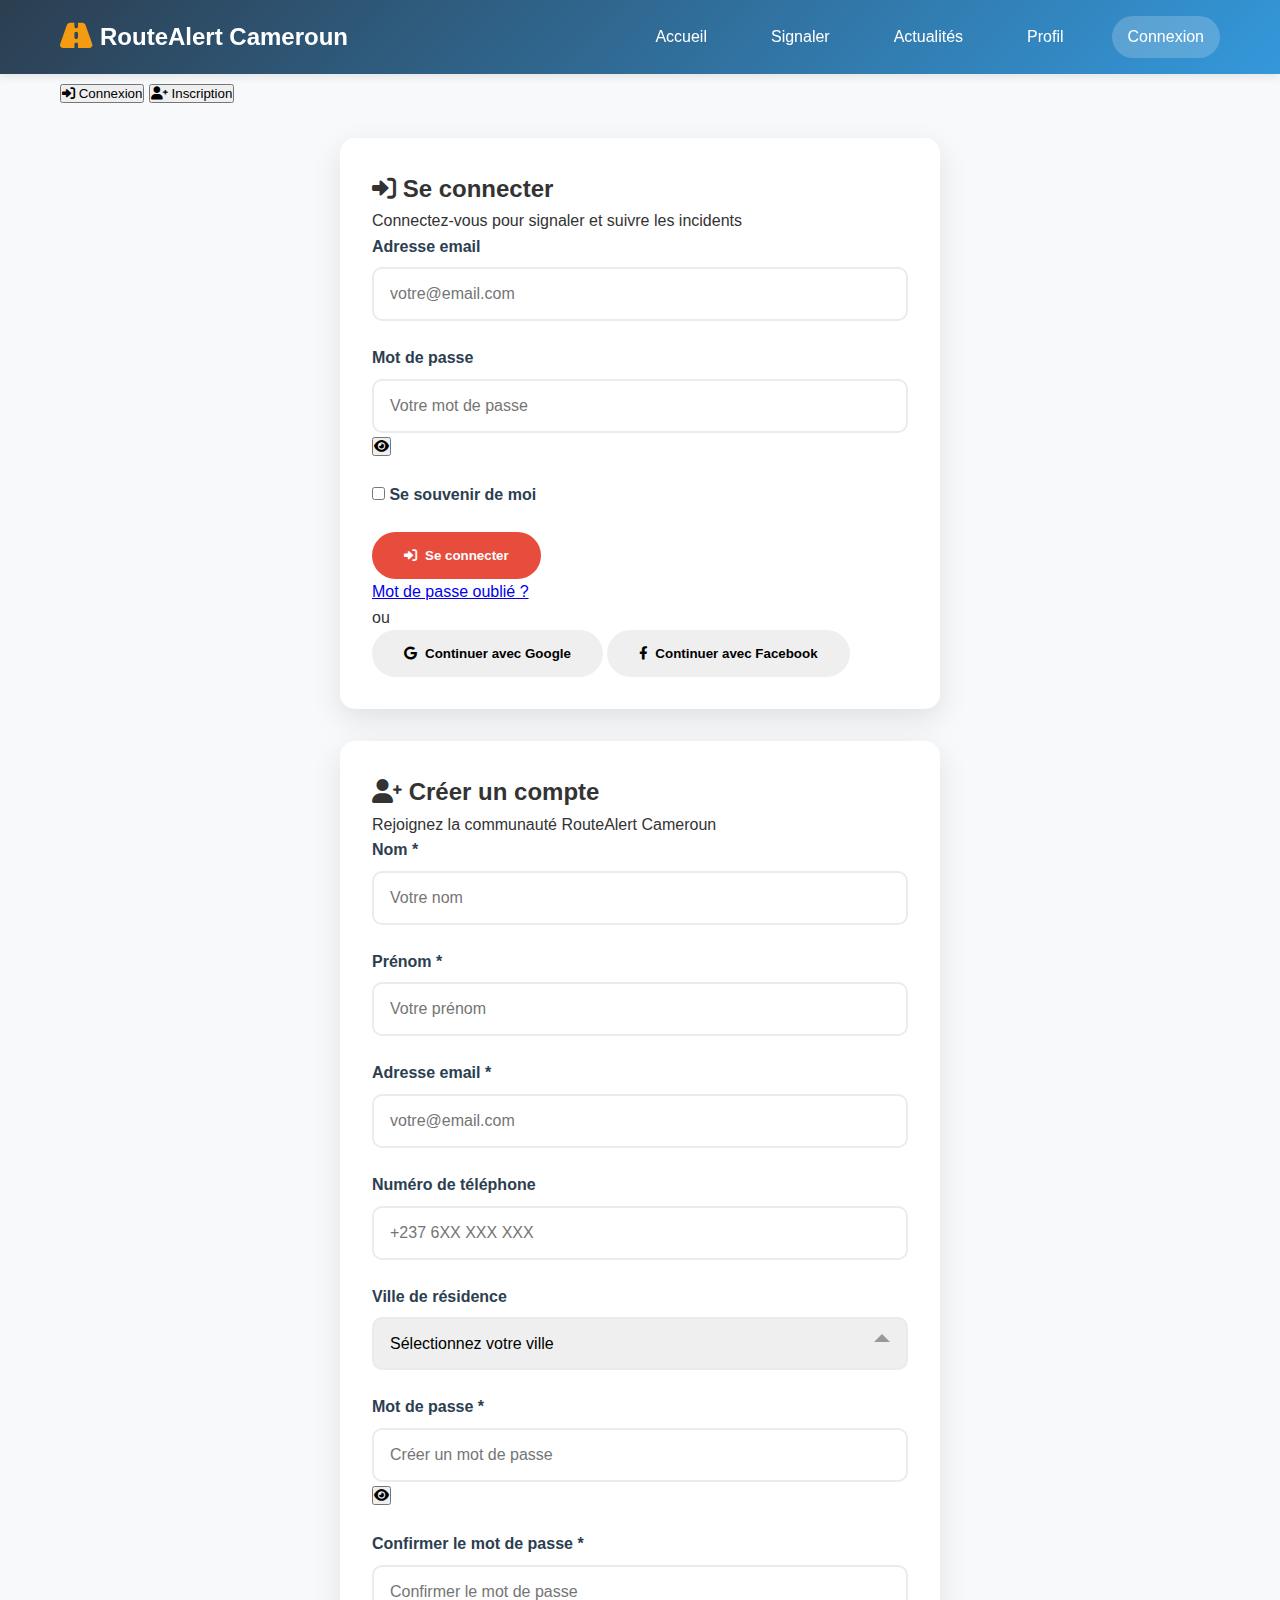
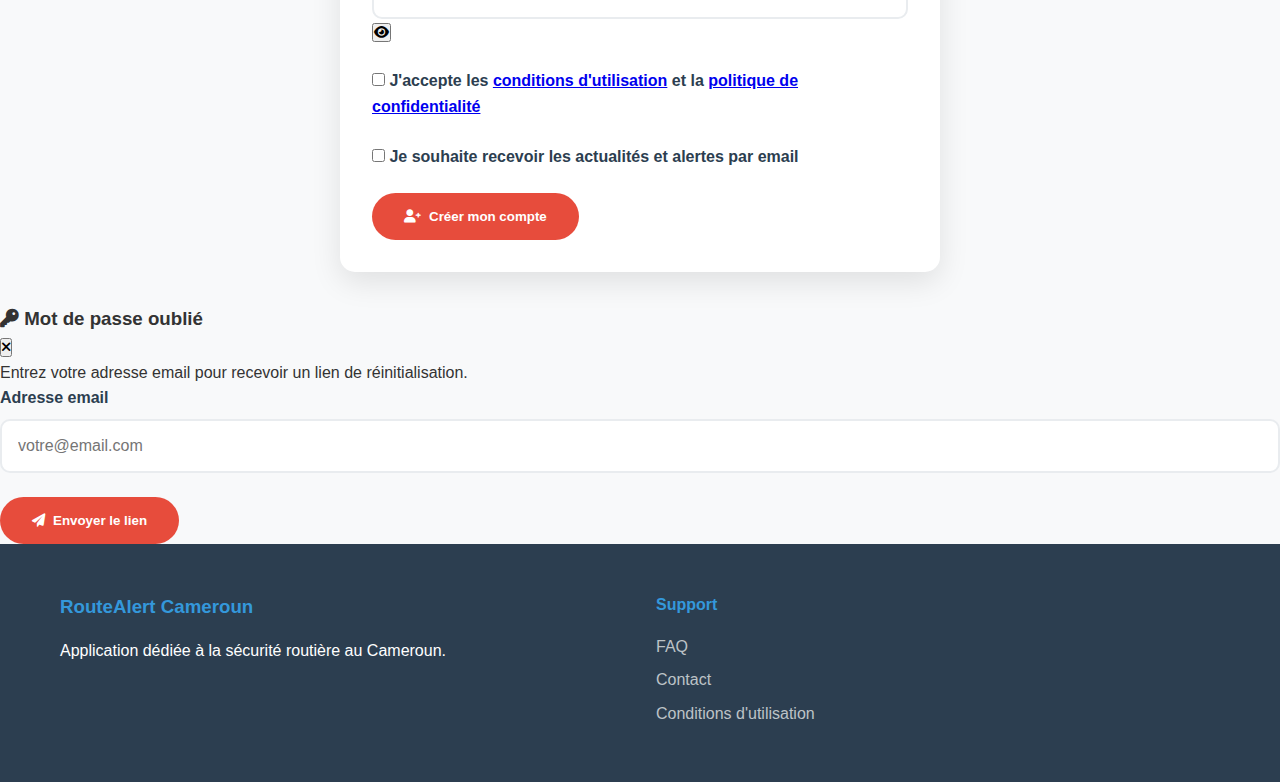
<file: connexion.html>
<!DOCTYPE html>
<html lang="fr">
<head>
    <meta charset="UTF-8">
    <meta name="viewport" content="width=device-width, initial-scale=1.0">
    <title>Connexion - RouteAlert Cameroun</title>
    <link rel="stylesheet" href="assets/css/style.css">
    <link href="https://cdnjs.cloudflare.com/ajax/libs/font-awesome/6.0.0/css/all.min.css" rel="stylesheet">
</head>
<body>
    <!-- Header -->
    <header class="header">
        <div class="container">
            <div class="logo">
                <i class="fas fa-road"></i>
                <span>RouteAlert Cameroun</span>
            </div>
            <nav class="nav">
                <a href="index.html" class="nav-link">Accueil</a>
                <a href="signalement.html" class="nav-link">Signaler</a>
                <a href="actualites.html" class="nav-link">Actualités</a>
                <a href="profil.html" class="nav-link">Profil</a>
                <a href="connexion.html" class="nav-link active">Connexion</a>
            </nav>
            <button class="menu-toggle" onclick="toggleMenu()">
                <i class="fas fa-bars"></i>
            </button>
        </div>
    </header>

    <!-- Main Content -->
    <main class="main">
        <div class="container">
            <div class="auth-container">
                <div class="auth-tabs">
                    <button class="auth-tab active" onclick="showTab('connexion')">
                        <i class="fas fa-sign-in-alt"></i> Connexion
                    </button>
                    <button class="auth-tab" onclick="showTab('inscription')">
                        <i class="fas fa-user-plus"></i> Inscription
                    </button>
                </div>

                <!-- Formulaire de connexion -->
                <div id="connexion-tab" class="auth-form active">
                    <div class="form-container">
                        <h2><i class="fas fa-sign-in-alt"></i> Se connecter</h2>
                        <p>Connectez-vous pour signaler et suivre les incidents</p>
                        
                        <form id="connexion-form">
                            <div class="form-group">
                                <label for="email_connexion">Adresse email</label>
                                <input type="email" id="email_connexion" name="email" class="form-control" 
                                       placeholder="votre@email.com" required>
                            </div>

                            <div class="form-group">
                                <label for="mot_de_passe_connexion">Mot de passe</label>
                                <div class="password-input">
                                    <input type="password" id="mot_de_passe_connexion" name="mot_de_passe" 
                                           class="form-control" placeholder="Votre mot de passe" required>
                                    <button type="button" class="password-toggle" onclick="togglePassword('mot_de_passe_connexion')">
                                        <i class="fas fa-eye"></i>
                                    </button>
                                </div>
                            </div>

                            <div class="form-group">
                                <label class="checkbox-label">
                                    <input type="checkbox" name="se_souvenir">
                                    Se souvenir de moi
                                </label>
                            </div>

                            <button type="submit" class="btn btn-primary btn-full">
                                <i class="fas fa-sign-in-alt"></i>
                                Se connecter
                            </button>
                        </form>

                        <div class="auth-links">
                            <a href="#" onclick="showForgotPassword()">Mot de passe oublié ?</a>
                        </div>

                        <div class="auth-separator">
                            <span>ou</span>
                        </div>

                        <div class="social-auth">
                            <button class="btn btn-social btn-google">
                                <i class="fab fa-google"></i>
                                Continuer avec Google
                            </button>
                            <button class="btn btn-social btn-facebook">
                                <i class="fab fa-facebook-f"></i>
                                Continuer avec Facebook
                            </button>
                        </div>
                    </div>
                </div>

                <!-- Formulaire d'inscription -->
                <div id="inscription-tab" class="auth-form">
                    <div class="form-container">
                        <h2><i class="fas fa-user-plus"></i> Créer un compte</h2>
                        <p>Rejoignez la communauté RouteAlert Cameroun</p>
                        
                        <form id="inscription-form">
                            <div class="form-row">
                                <div class="form-group">
                                    <label for="nom">Nom *</label>
                                    <input type="text" id="nom" name="nom" class="form-control" 
                                           placeholder="Votre nom" required>
                                </div>
                                <div class="form-group">
                                    <label for="prenom">Prénom *</label>
                                    <input type="text" id="prenom" name="prenom" class="form-control" 
                                           placeholder="Votre prénom" required>
                                </div>
                            </div>

                            <div class="form-group">
                                <label for="email_inscription">Adresse email *</label>
                                <input type="email" id="email_inscription" name="email" class="form-control" 
                                       placeholder="votre@email.com" required>
                            </div>

                            <div class="form-group">
                                <label for="telephone">Numéro de téléphone</label>
                                <input type="tel" id="telephone" name="telephone" class="form-control" 
                                       placeholder="+237 6XX XXX XXX">
                            </div>

                            <div class="form-group">
                                <label for="ville_residence">Ville de résidence</label>
                                <select id="ville_residence" name="ville_residence" class="form-control form-select">
                                    <option value="">Sélectionnez votre ville</option>
                                    <option value="Yaoundé">Yaoundé</option>
                                    <option value="Douala">Douala</option>
                                    <option value="Garoua">Garoua</option>
                                    <option value="Bamenda">Bamenda</option>
                                    <option value="Maroua">Maroua</option>
                                    <option value="Bafoussam">Bafoussam</option>
                                    <option value="Ngaoundéré">Ngaoundéré</option>
                                    <option value="Bertoua">Bertoua</option>
                                    <option value="Ebolowa">Ebolowa</option>
                                    <option value="Kribi">Kribi</option>
                                    <option value="Limbe">Limbe</option>
                                    <option value="Buea">Buea</option>
                                    <option value="Autre">Autre</option>
                                </select>
                            </div>

                            <div class="form-group">
                                <label for="mot_de_passe_inscription">Mot de passe *</label>
                                <div class="password-input">
                                    <input type="password" id="mot_de_passe_inscription" name="mot_de_passe" 
                                           class="form-control" placeholder="Créer un mot de passe" required>
                                    <button type="button" class="password-toggle" onclick="togglePassword('mot_de_passe_inscription')">
                                        <i class="fas fa-eye"></i>
                                    </button>
                                </div>
                                <div class="password-strength" id="password-strength"></div>
                            </div>

                            <div class="form-group">
                                <label for="confirmer_mot_de_passe">Confirmer le mot de passe *</label>
                                <div class="password-input">
                                    <input type="password" id="confirmer_mot_de_passe" name="confirmer_mot_de_passe" 
                                           class="form-control" placeholder="Confirmer le mot de passe" required>
                                    <button type="button" class="password-toggle" onclick="togglePassword('confirmer_mot_de_passe')">
                                        <i class="fas fa-eye"></i>
                                    </button>
                                </div>
                            </div>

                            <div class="form-group">
                                <label class="checkbox-label">
                                    <input type="checkbox" name="accepter_conditions" required>
                                    J'accepte les <a href="conditions.html" target="_blank">conditions d'utilisation</a> 
                                    et la <a href="confidentialite.html" target="_blank">politique de confidentialité</a>
                                </label>
                            </div>

                            <div class="form-group">
                                <label class="checkbox-label">
                                    <input type="checkbox" name="newsletter">
                                    Je souhaite recevoir les actualités et alertes par email
                                </label>
                            </div>

                            <button type="submit" class="btn btn-primary btn-full">
                                <i class="fas fa-user-plus"></i>
                                Créer mon compte
                            </button>
                        </form>
                    </div>
                </div>
            </div>
        </div>
    </main>

    <!-- Modal de mot de passe oublié -->
    <div id="forgot-password-modal" class="modal">
        <div class="modal-content">
            <div class="modal-header">
                <h3><i class="fas fa-key"></i> Mot de passe oublié</h3>
                <button class="modal-close" onclick="closeForgotPassword()">
                    <i class="fas fa-times"></i>
                </button>
            </div>
            <div class="modal-body">
                <p>Entrez votre adresse email pour recevoir un lien de réinitialisation.</p>
                <form id="forgot-password-form">
                    <div class="form-group">
                        <label for="email_reset">Adresse email</label>
                        <input type="email" id="email_reset" name="email" class="form-control" 
                               placeholder="votre@email.com" required>
                    </div>
                    <button type="submit" class="btn btn-primary">
                        <i class="fas fa-paper-plane"></i>
                        Envoyer le lien
                    </button>
                </form>
            </div>
        </div>
    </div>

    <!-- Footer -->
    <footer class="footer">
        <div class="container">
            <div class="footer-content">
                <div class="footer-section">
                    <h3>RouteAlert Cameroun</h3>
                    <p>Application dédiée à la sécurité routière au Cameroun.</p>
                </div>
                <div class="footer-section">
                    <h4>Support</h4>
                    <ul>
                        <li><a href="faq.html">FAQ</a></li>
                        <li><a href="contact.html">Contact</a></li>
                        <li><a href="conditions.html">Conditions d'utilisation</a></li>
                    </ul>
                </div>
            </div>
        </div>
    </footer>

    <script src="assets/js/main.js"></script>
    <script src="assets/js/auth.js"></script>
</body>
</html>
</file>
<file: assets/css/style.css>
/* Reset et styles de base */
* {
    margin: 0;
    padding: 0;
    box-sizing: border-box;
}

body {
    font-family: 'Segoe UI', Tahoma, Geneva, Verdana, sans-serif;
    line-height: 1.6;
    color: #333;
    background-color: #f8f9fa;
}

.container {
    max-width: 1200px;
    margin: 0 auto;
    padding: 0 20px;
}

/* Header */
.header {
    background: linear-gradient(135deg, #2c3e50, #3498db);
    color: white;
    padding: 1rem 0;
    position: fixed;
    top: 0;
    left: 0;
    right: 0;
    z-index: 1000;
    box-shadow: 0 2px 10px rgba(0,0,0,0.1);
}

.header .container {
    display: flex;
    justify-content: space-between;
    align-items: center;
}

.logo {
    display: flex;
    align-items: center;
    font-size: 1.5rem;
    font-weight: bold;
}

.logo i {
    margin-right: 0.5rem;
    font-size: 1.8rem;
    color: #f39c12;
}

.nav {
    display: flex;
    gap: 2rem;
}

.nav-link {
    color: white;
    text-decoration: none;
    padding: 0.5rem 1rem;
    border-radius: 25px;
    transition: all 0.3s ease;
}

.nav-link:hover,
.nav-link.active {
    background-color: rgba(255,255,255,0.2);
}

.menu-toggle {
    display: none;
    background: none;
    border: none;
    color: white;
    font-size: 1.5rem;
    cursor: pointer;
}

/* Main Content */
.main {
    margin-top: 80px;
}

/* Hero Section */
.hero {
    background: linear-gradient(135deg, #667eea 0%, #764ba2 100%);
    color: white;
    padding: 4rem 0;
    text-align: center;
}

.hero-content h1 {
    font-size: 3rem;
    margin-bottom: 1rem;
    font-weight: 700;
}

.hero-content p {
    font-size: 1.2rem;
    margin-bottom: 2rem;
    max-width: 600px;
    margin-left: auto;
    margin-right: auto;
}

.hero-actions {
    display: flex;
    gap: 1rem;
    justify-content: center;
    flex-wrap: wrap;
}

.btn {
    display: inline-flex;
    align-items: center;
    gap: 0.5rem;
    padding: 1rem 2rem;
    text-decoration: none;
    border-radius: 50px;
    font-weight: 600;
    transition: all 0.3s ease;
    border: none;
    cursor: pointer;
}

.btn-primary {
    background-color: #e74c3c;
    color: white;
}

.btn-primary:hover {
    background-color: #c0392b;
    transform: translateY(-2px);
}

.btn-secondary {
    background-color: transparent;
    color: white;
    border: 2px solid white;
}

.btn-secondary:hover {
    background-color: white;
    color: #667eea;
}

/* Stats Section */
.stats {
    padding: 3rem 0;
    background-color: white;
}

.stats-grid {
    display: grid;
    grid-template-columns: repeat(auto-fit, minmax(250px, 1fr));
    gap: 2rem;
}

.stat-item {
    text-align: center;
    padding: 2rem;
    border-radius: 15px;
    background: linear-gradient(135deg, #f8f9fa, #e9ecef);
    box-shadow: 0 5px 15px rgba(0,0,0,0.1);
    transition: transform 0.3s ease;
}

.stat-item:hover {
    transform: translateY(-5px);
}

.stat-item i {
    font-size: 3rem;
    color: #3498db;
    margin-bottom: 1rem;
}

.stat-number {
    display: block;
    font-size: 2.5rem;
    font-weight: bold;
    color: #2c3e50;
    margin-bottom: 0.5rem;
}

.stat-label {
    color: #7f8c8d;
    font-size: 1.1rem;
}

/* Map Section */
.map-section {
    padding: 4rem 0;
    background-color: #f8f9fa;
}

.map-section h2 {
    text-align: center;
    margin-bottom: 2rem;
    font-size: 2.5rem;
    color: #2c3e50;
}

.map-container {
    position: relative;
    background: white;
    border-radius: 15px;
    overflow: hidden;
    box-shadow: 0 10px 30px rgba(0,0,0,0.1);
}

#leaflet-map {
    height: 500px;
    width: 100%;
}

.map-legend {
    position: absolute;
    top: 20px;
    right: 20px;
    background: white;
    padding: 1rem;
    border-radius: 10px;
    box-shadow: 0 5px 15px rgba(0,0,0,0.2);
    z-index: 1000;
}

.map-legend h3 {
    margin-bottom: 1rem;
    color: #2c3e50;
}

.legend-item {
    display: flex;
    align-items: center;
    margin-bottom: 0.5rem;
}

.legend-color {
    width: 20px;
    height: 20px;
    border-radius: 50%;
    margin-right: 0.5rem;
}

.legend-color.accident {
    background-color: #e74c3c;
}

.legend-color.embouteillage {
    background-color: #f39c12;
}

.legend-color.obstacle {
    background-color: #9b59b6;
}

.legend-color.route-fermee {
    background-color: #34495e;
}

/* Features Section */
.features {
    padding: 4rem 0;
    background-color: white;
}

.features h2 {
    text-align: center;
    margin-bottom: 3rem;
    font-size: 2.5rem;
    color: #2c3e50;
}

.features-grid {
    display: grid;
    grid-template-columns: repeat(auto-fit, minmax(280px, 1fr));
    gap: 2rem;
}

.feature-card {
    text-align: center;
    padding: 2rem;
    border-radius: 15px;
    background: linear-gradient(135deg, #667eea, #764ba2);
    color: white;
    transition: transform 0.3s ease;
}

.feature-card:hover {
    transform: translateY(-10px);
}

.feature-card i {
    font-size: 3rem;
    margin-bottom: 1rem;
    color: #f39c12;
}

.feature-card h3 {
    margin-bottom: 1rem;
    font-size: 1.5rem;
}

.feature-card p {
    font-size: 1rem;
    opacity: 0.9;
}

/* Footer */
.footer {
    background-color: #2c3e50;
    color: white;
    padding: 3rem 0 1rem;
}

.footer-content {
    display: grid;
    grid-template-columns: repeat(auto-fit, minmax(250px, 1fr));
    gap: 2rem;
    margin-bottom: 2rem;
}

.footer-section h3,
.footer-section h4 {
    margin-bottom: 1rem;
    color: #3498db;
}

.footer-section ul {
    list-style: none;
}

.footer-section ul li {
    margin-bottom: 0.5rem;
}

.footer-section ul li a {
    color: #bdc3c7;
    text-decoration: none;
    transition: color 0.3s ease;
}

.footer-section ul li a:hover {
    color: white;
}

.social-links {
    display: flex;
    gap: 1rem;
    margin-top: 1rem;
}

.social-links a {
    color: #bdc3c7;
    font-size: 1.5rem;
    transition: color 0.3s ease;
}

.social-links a:hover {
    color: #3498db;
}

.footer-bottom {
    text-align: center;
    padding-top: 2rem;
    border-top: 1px solid #34495e;
    color: #bdc3c7;
}

/* Forms */
.form-container {
    max-width: 600px;
    margin: 2rem auto;
    background: white;
    padding: 2rem;
    border-radius: 15px;
    box-shadow: 0 10px 30px rgba(0,0,0,0.1);
}

.form-group {
    margin-bottom: 1.5rem;
}

.form-group label {
    display: block;
    margin-bottom: 0.5rem;
    font-weight: 600;
    color: #2c3e50;
}

.form-control {
    width: 100%;
    padding: 1rem;
    border: 2px solid #e9ecef;
    border-radius: 10px;
    font-size: 1rem;
    transition: border-color 0.3s ease;
}

.form-control:focus {
    outline: none;
    border-color: #3498db;
}

.form-select {
    appearance: none;
    background-image: url('data:image/svg+xml;charset=US-ASCII,<svg xmlns="http://www.w3.org/2000/svg" viewBox="0 0 4 5"><path fill="%23999" d="M2 0L0 2h4z"/></svg>');
    background-repeat: no-repeat;
    background-position: right 1rem center;
    background-size: 1rem;
    padding-right: 3rem;
}

.file-upload {
    position: relative;
    display: inline-block;
    width: 100%;
}

.file-upload input[type="file"] {
    position: absolute;
    opacity: 0;
    width: 100%;
    height: 100%;
    cursor: pointer;
}

.file-upload-label {
    display: flex;
    align-items: center;
    justify-content: center;
    gap: 0.5rem;
    padding: 2rem;
    border: 2px dashed #bdc3c7;
    border-radius: 10px;
    background-color: #f8f9fa;
    cursor: pointer;
    transition: all 0.3s ease;
}

.file-upload-label:hover {
    border-color: #3498db;
    background-color: #e3f2fd;
}

/* Alerts */
.alert {
    padding: 1rem;
    border-radius: 10px;
    margin-bottom: 1rem;
}

.alert-success {
    background-color: #d4edda;
    color: #155724;
    border: 1px solid #c3e6cb;
}

.alert-error {
    background-color: #f8d7da;
    color: #721c24;
    border: 1px solid #f5c6cb;
}

.alert-warning {
    background-color: #fff3cd;
    color: #856404;
    border: 1px solid #ffeaa7;
}

/* Dashboard */
.dashboard {
    display: grid;
    grid-template-columns: 250px 1fr;
    min-height: calc(100vh - 80px);
}

.sidebar {
    background-color: #2c3e50;
    color: white;
    padding: 2rem 0;
}

.sidebar-menu {
    list-style: none;
}

.sidebar-menu li {
    margin-bottom: 0.5rem;
}

.sidebar-menu a {
    display: flex;
    align-items: center;
    gap: 0.5rem;
    color: #bdc3c7;
    text-decoration: none;
    padding: 1rem 2rem;
    transition: all 0.3s ease;
}

.sidebar-menu a:hover,
.sidebar-menu a.active {
    background-color: #34495e;
    color: white;
}

.dashboard-content {
    padding: 2rem;
    background-color: #f8f9fa;
}

.dashboard-header {
    display: flex;
    justify-content: space-between;
    align-items: center;
    margin-bottom: 2rem;
}

.dashboard-stats {
    display: grid;
    grid-template-columns: repeat(auto-fit, minmax(200px, 1fr));
    gap: 1rem;
    margin-bottom: 2rem;
}

.dashboard-card {
    background: white;
    padding: 1.5rem;
    border-radius: 10px;
    box-shadow: 0 5px 15px rgba(0,0,0,0.1);
}

.dashboard-card h3 {
    color: #2c3e50;
    margin-bottom: 0.5rem;
}

.dashboard-card .number {
    font-size: 2rem;
    font-weight: bold;
    color: #3498db;
}

/* Tables */
.table-container {
    background: white;
    border-radius: 10px;
    overflow: hidden;
    box-shadow: 0 5px 15px rgba(0,0,0,0.1);
}

.table {
    width: 100%;
    border-collapse: collapse;
}

.table th,
.table td {
    padding: 1rem;
    text-align: left;
    border-bottom: 1px solid #e9ecef;
}

.table th {
    background-color: #f8f9fa;
    font-weight: 600;
    color: #2c3e50;
}

.table tbody tr:hover {
    background-color: #f8f9fa;
}

.status {
    padding: 0.25rem 0.75rem;
    border-radius: 20px;
    font-size: 0.875rem;
    font-weight: 600;
}

.status.nouveau {
    background-color: #fff3cd;
    color: #856404;
}

.status.en-cours {
    background-color: #cce7ff;
    color: #0056b3;
}

.status.resolu {
    background-color: #d4edda;
    color: #155724;
}

/* Responsive Design */
@media (max-width: 768px) {
    .menu-toggle {
        display: block;
    }
    
    .nav {
        display: none;
        position: absolute;
        top: 100%;
        left: 0;
        right: 0;
        background-color: #2c3e50;
        flex-direction: column;
        padding: 1rem;
    }
    
    .nav.active {
        display: flex;
    }
    
    .hero-content h1 {
        font-size: 2rem;
    }
    
    .hero-actions {
        flex-direction: column;
    }
    
    .dashboard {
        grid-template-columns: 1fr;
    }
    
    .sidebar {
        display: none;
    }
    
    .features-grid,
    .stats-grid {
        grid-template-columns: 1fr;
    }
    
    .map-legend {
        position: static;
        margin-top: 1rem;
    }
}

@media (max-width: 480px) {
    .container {
        padding: 0 15px;
    }
    
    .hero {
        padding: 2rem 0;
    }
    
    .hero-content h1 {
        font-size: 1.8rem;
    }
    
    .hero-content p {
        font-size: 1rem;
    }
    
    .btn {
        padding: 0.75rem 1.5rem;
        font-size: 0.9rem;
    }
}
</file>
